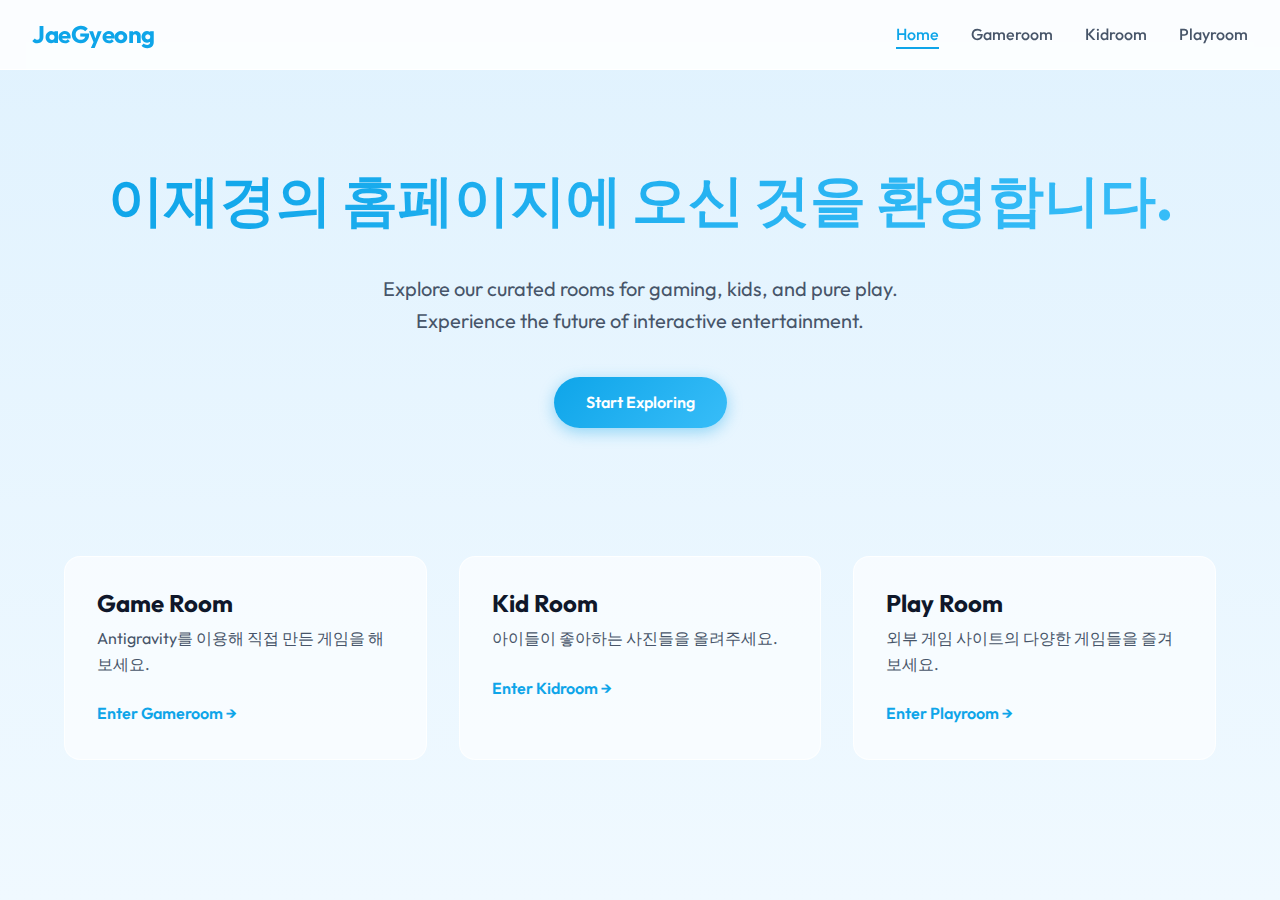
<file: index.html>
<!DOCTYPE html>
<html lang="ko">

<head>
    <meta charset="UTF-8">
    <meta name="viewport" content="width=device-width, initial-scale=1.0">
    <meta name="description" content="Welcome to JaeGyeong - A portal to Gameroom, Kidroom, and Playroom.">
    <title>JaeGyeong | Home</title>

    <!-- Fonts -->
    <link rel="preconnect" href="https://fonts.googleapis.com">
    <link rel="preconnect" href="https://fonts.gstatic.com" crossorigin>
    <link href="https://fonts.googleapis.com/css2?family=Outfit:wght@300;400;600;800&display=swap" rel="stylesheet">

    <!-- CSS -->
    <link rel="stylesheet" href="./css/style.css">
</head>

<body>

    <!-- Navigation -->
    <nav class="navbar">
        <div class="logo">JaeGyeong</div>
        <div class="menu-toggle">☰</div>
        <ul class="nav-links">
            <li><a href="./index.html" class="nav-link">Home</a></li>
            <li><a href="./pages/gameroom.html" class="nav-link">Gameroom</a></li>
            <li><a href="./pages/kidroom.html" class="nav-link">Kidroom</a></li>
            <li><a href="./pages/playroom.html" class="nav-link">Playroom</a></li>
        </ul>
    </nav>

    <main>
        <section class="hero">
            <h1>이재경의 홈페이지에 오신 것을 환영합니다.</h1>
            <p>Explore our curated rooms for gaming, kids, and pure play. Experience the future of interactive
                entertainment.</p>
            <a href="#explore" class="cta-button">Start Exploring</a>
        </section>



        <section id="explore" class="rooms-grid">
            <article class="room-card">
                <h3>Game Room</h3>
                <p>Antigravity를 이용해 직접 만든 게임을 해보세요.</p>
                <a href="./pages/gameroom.html" class="room-link">Enter Gameroom →</a>
            </article>

            <article class="room-card">
                <h3>Kid Room</h3>
                <p>아이들이 좋아하는 사진들을 올려주세요.</p>
                <a href="./pages/kidroom.html" class="room-link">Enter Kidroom →</a>
            </article>

            <article class="room-card">
                <h3>Play Room</h3>
                <p>외부 게임 사이트의 다양한 게임들을 즐겨보세요.</p>
                <a href="./pages/playroom.html" class="room-link">Enter Playroom →</a>
            </article>
        </section>
    </main>

    <script src="./js/main.js"></script>
</body>

</html>
</file>
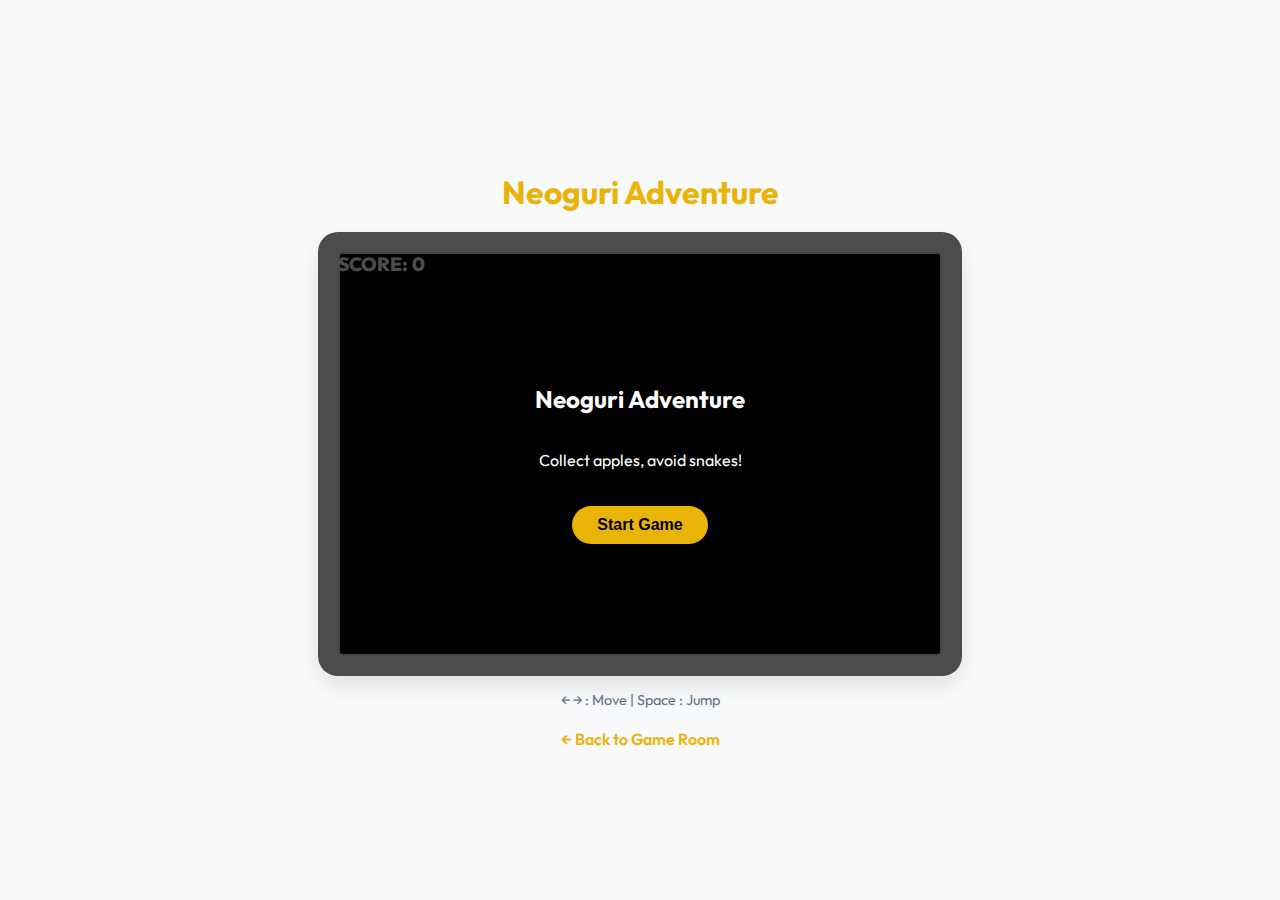
<file: games/neoguri/index.html>
<!DOCTYPE html>
<html lang="ko">

<head>
    <meta charset="UTF-8">
    <meta name="viewport" content="width=device-width, initial-scale=1.0">
    <title>Neoguri Adventure - JaeGyeong Games</title>
    <link href="https://fonts.googleapis.com/css2?family=Outfit:wght@300;400;600;800&display=swap" rel="stylesheet">
    <style>
        body {
            background-color: #f8fafc;
            color: #1e293b;
            font-family: 'Outfit', sans-serif;
            display: flex;
            flex-direction: column;
            align-items: center;
            justify-content: center;
            min-height: 100vh;
            margin: 0;
        }

        h1 {
            margin-bottom: 20px;
            color: #eab308;
            /* Yellow/Gold for Neoguri */
        }

        .game-container {
            position: relative;
            padding: 20px;
            background: white;
            border-radius: 20px;
            box-shadow: 0 10px 25px rgba(0, 0, 0, 0.1);
        }

        canvas {
            border: 2px solid #e2e8f0;
            border-radius: 4px;
            background-color: #000;
            /* Classic black background */
            display: block;
        }

        .score-display {
            position: absolute;
            top: 20px;
            left: 20px;
            color: white;
            font-weight: 800;
            font-size: 1.2rem;
            text-shadow: 2px 2px 0 #000;
        }

        .controls-info {
            margin-top: 15px;
            text-align: center;
            color: #64748b;
            font-size: 0.9rem;
        }

        .overlay {
            position: absolute;
            top: 0;
            left: 0;
            width: 100%;
            height: 100%;
            background: rgba(0, 0, 0, 0.7);
            border-radius: 20px;
            display: flex;
            flex-direction: column;
            align-items: center;
            justify-content: center;
            color: white;
            display: none;
        }

        .overlay.active {
            display: flex;
        }

        .btn {
            background: #eab308;
            color: black;
            border: none;
            padding: 10px 25px;
            border-radius: 99px;
            font-weight: 800;
            font-size: 1rem;
            cursor: pointer;
            transition: transform 0.2s;
            margin-top: 20px;
        }

        .btn:hover {
            transform: scale(1.05);
        }

        .home-link {
            margin-top: 20px;
            color: #eab308;
            text-decoration: none;
            font-weight: 600;
        }
    </style>
</head>

<body>
    <h1>Neoguri Adventure</h1>
    <div class="game-container">
        <canvas id="gameCanvas" width="600" height="400"></canvas>
        <div class="score-display">SCORE: <span id="score">0</span></div>

        <div id="startScreen" class="overlay active">
            <h2>Neoguri Adventure</h2>
            <p>Collect apples, avoid snakes!</p>
            <button class="btn" onclick="startGame()">Start Game</button>
        </div>

        <div id="gameOverScreen" class="overlay">
            <h2>Game Over</h2>
            <p>Score: <span id="finalScore">0</span></p>
            <button class="btn" onclick="startGame()">Try Again</button>
        </div>
    </div>

    <div class="controls-info">
        ← → : Move | Space : Jump
    </div>
    <a href="../../pages/gameroom.html" class="home-link">← Back to Game Room</a>

    <script src="script.js"></script>
</body>

</html>
</file>
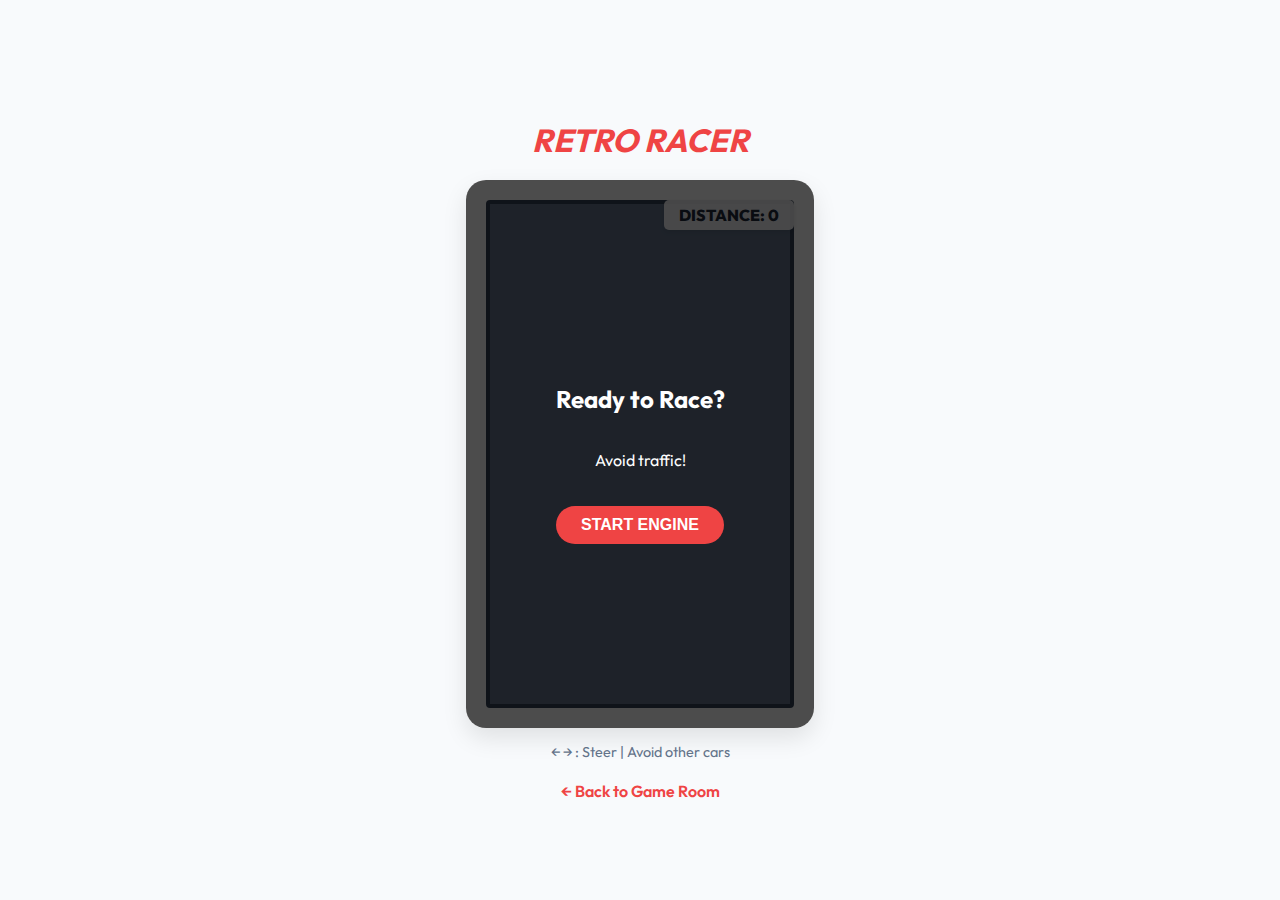
<file: games/racing/index.html>
<!DOCTYPE html>
<html lang="ko">

<head>
    <meta charset="UTF-8">
    <meta name="viewport" content="width=device-width, initial-scale=1.0">
    <title>Retro Racer - JaeGyeong Games</title>
    <link href="https://fonts.googleapis.com/css2?family=Outfit:wght@300;400;600;800&display=swap" rel="stylesheet">
    <style>
        body {
            background-color: #f8fafc;
            color: #1e293b;
            font-family: 'Outfit', sans-serif;
            display: flex;
            flex-direction: column;
            align-items: center;
            justify-content: center;
            min-height: 100vh;
            margin: 0;
        }

        h1 {
            margin-bottom: 20px;
            color: #ef4444;
            /* Racing Red */
            font-style: italic;
        }

        .game-container {
            position: relative;
            padding: 20px;
            background: white;
            border-radius: 20px;
            box-shadow: 0 10px 25px rgba(0, 0, 0, 0.1);
        }

        canvas {
            border: 4px solid #334155;
            border-radius: 4px;
            background-color: #64748b;
            /* Road color */
            display: block;
        }

        .score-display {
            position: absolute;
            top: 20px;
            right: 20px;
            background: rgba(255, 255, 255, 0.9);
            padding: 5px 15px;
            border-radius: 5px;
            font-weight: 800;
            color: #1e293b;
            box-shadow: 0 2px 5px rgba(0, 0, 0, 0.1);
        }

        .controls-info {
            margin-top: 15px;
            text-align: center;
            color: #64748b;
            font-size: 0.9rem;
        }

        .overlay {
            position: absolute;
            top: 0;
            left: 0;
            width: 100%;
            height: 100%;
            background: rgba(0, 0, 0, 0.7);
            border-radius: 20px;
            display: flex;
            flex-direction: column;
            align-items: center;
            justify-content: center;
            color: white;
            display: none;
        }

        .overlay.active {
            display: flex;
        }

        .btn {
            background: #ef4444;
            color: white;
            border: none;
            padding: 10px 25px;
            border-radius: 99px;
            font-weight: 800;
            font-size: 1rem;
            cursor: pointer;
            transition: transform 0.2s;
            margin-top: 20px;
            text-transform: uppercase;
        }

        .btn:hover {
            transform: scale(1.05);
            background: #dc2626;
        }

        .home-link {
            margin-top: 20px;
            color: #ef4444;
            text-decoration: none;
            font-weight: 600;
        }
    </style>
</head>

<body>
    <h1>RETRO RACER</h1>
    <div class="game-container">
        <canvas id="gameCanvas" width="300" height="500"></canvas>
        <div class="score-display">DISTANCE: <span id="score">0</span></div>

        <div id="startScreen" class="overlay active">
            <h2>Ready to Race?</h2>
            <p>Avoid traffic!</p>
            <button class="btn" onclick="startGame()">Start Engine</button>
        </div>

        <div id="gameOverScreen" class="overlay">
            <h2>CRASH!</h2>
            <p>Distance: <span id="finalScore">0</span>m</p>
            <button class="btn" onclick="startGame()">Race Again</button>
        </div>
    </div>

    <div class="controls-info">
        ← → : Steer | Avoid other cars
    </div>
    <a href="../../pages/gameroom.html" class="home-link">← Back to Game Room</a>

    <script src="script.js"></script>
</body>

</html>
</file>
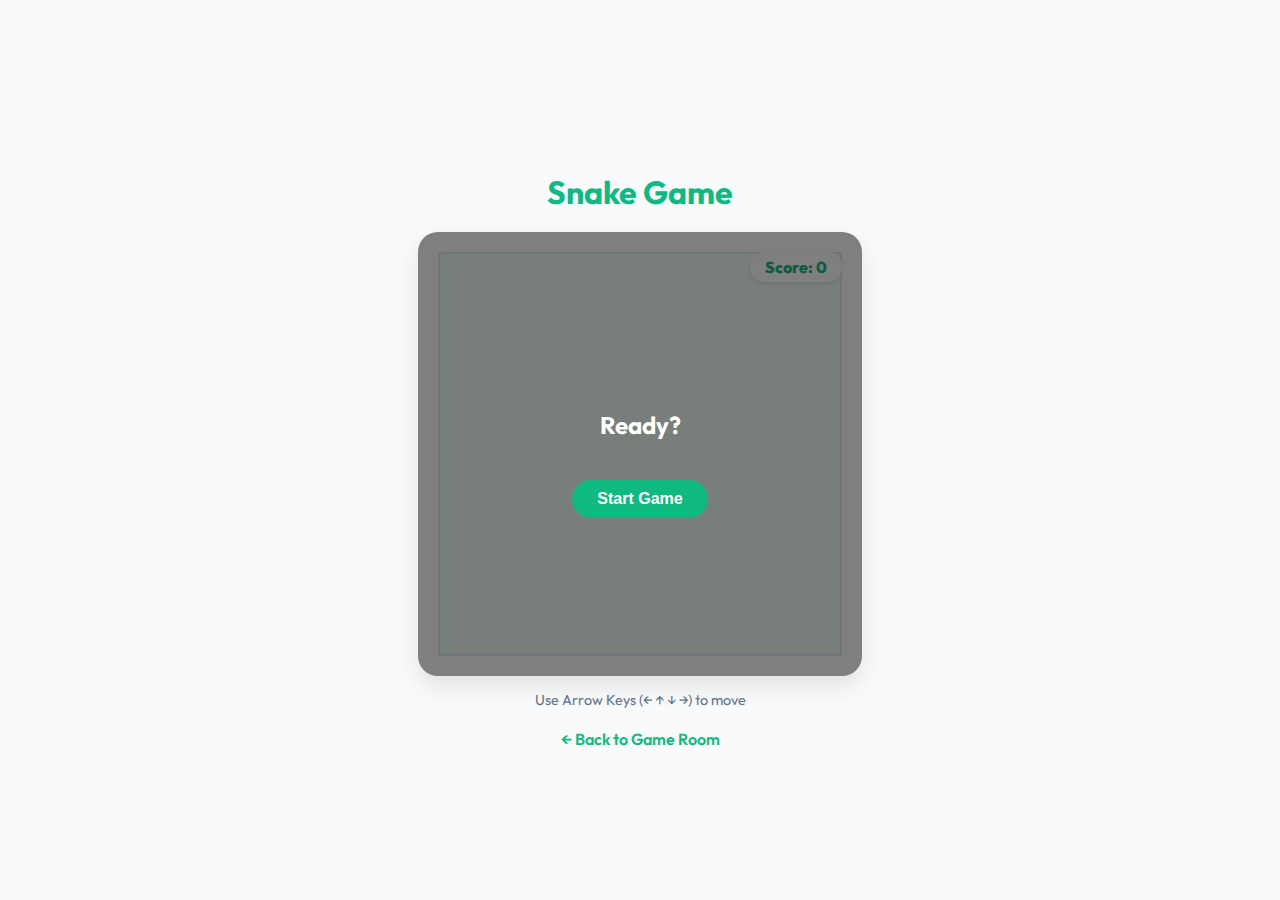
<file: games/snake/index.html>
<!DOCTYPE html>
<html lang="ko">

<head>
    <meta charset="UTF-8">
    <meta name="viewport" content="width=device-width, initial-scale=1.0">
    <title>Snake - JaeGyeong Games</title>
    <link href="https://fonts.googleapis.com/css2?family=Outfit:wght@300;400;600;800&display=swap" rel="stylesheet">
    <style>
        body {
            background-color: #f8fafc;
            color: #1e293b;
            font-family: 'Outfit', sans-serif;
            display: flex;
            flex-direction: column;
            align-items: center;
            justify-content: center;
            min-height: 100vh;
            margin: 0;
        }

        h1 {
            margin-bottom: 20px;
            color: #10b981;
        }

        .game-container {
            position: relative;
            padding: 20px;
            background: white;
            border-radius: 20px;
            box-shadow: 0 10px 25px rgba(0, 0, 0, 0.1);
        }

        canvas {
            border: 2px solid #e2e8f0;
            border-radius: 4px;
            background-color: #f0fdf4;
            display: block;
        }

        .score-display {
            position: absolute;
            top: 20px;
            right: 20px;
            background: rgba(255, 255, 255, 0.9);
            padding: 5px 15px;
            border-radius: 20px;
            font-weight: 800;
            color: #10b981;
            box-shadow: 0 2px 5px rgba(0, 0, 0, 0.1);
        }

        .controls-info {
            margin-top: 15px;
            text-align: center;
            color: #64748b;
            font-size: 0.9rem;
        }

        .btn {
            background: #10b981;
            color: white;
            border: none;
            padding: 10px 25px;
            border-radius: 99px;
            font-weight: 600;
            font-size: 1rem;
            cursor: pointer;
            transition: background 0.2s;
            margin-top: 20px;
        }

        .btn:hover {
            background: #059669;
        }

        .overlay {
            position: absolute;
            top: 0;
            left: 0;
            width: 100%;
            height: 100%;
            background: rgba(0, 0, 0, 0.5);
            border-radius: 20px;
            display: flex;
            flex-direction: column;
            align-items: center;
            justify-content: center;
            color: white;
            display: none;
        }

        .overlay.active {
            display: flex;
        }

        .home-link {
            margin-top: 20px;
            color: #10b981;
            text-decoration: none;
            font-weight: 600;
        }
    </style>
</head>

<body>
    <h1>Snake Game</h1>
    <div class="game-container">
        <canvas id="gameCanvas" width="400" height="400"></canvas>
        <div class="score-display">Score: <span id="score">0</span></div>

        <div id="startScreen" class="overlay active">
            <h2>Ready?</h2>
            <button class="btn" onclick="startGame()">Start Game</button>
        </div>

        <div id="gameOverScreen" class="overlay">
            <h2>Game Over</h2>
            <p>Score: <span id="finalScore">0</span></p>
            <button class="btn" onclick="startGame()">Play Again</button>
        </div>
    </div>

    <div class="controls-info">
        Use Arrow Keys (← ↑ ↓ →) to move
    </div>
    <a href="../../pages/gameroom.html" class="home-link">← Back to Game Room</a>

    <script src="script.js"></script>
</body>

</html>
</file>
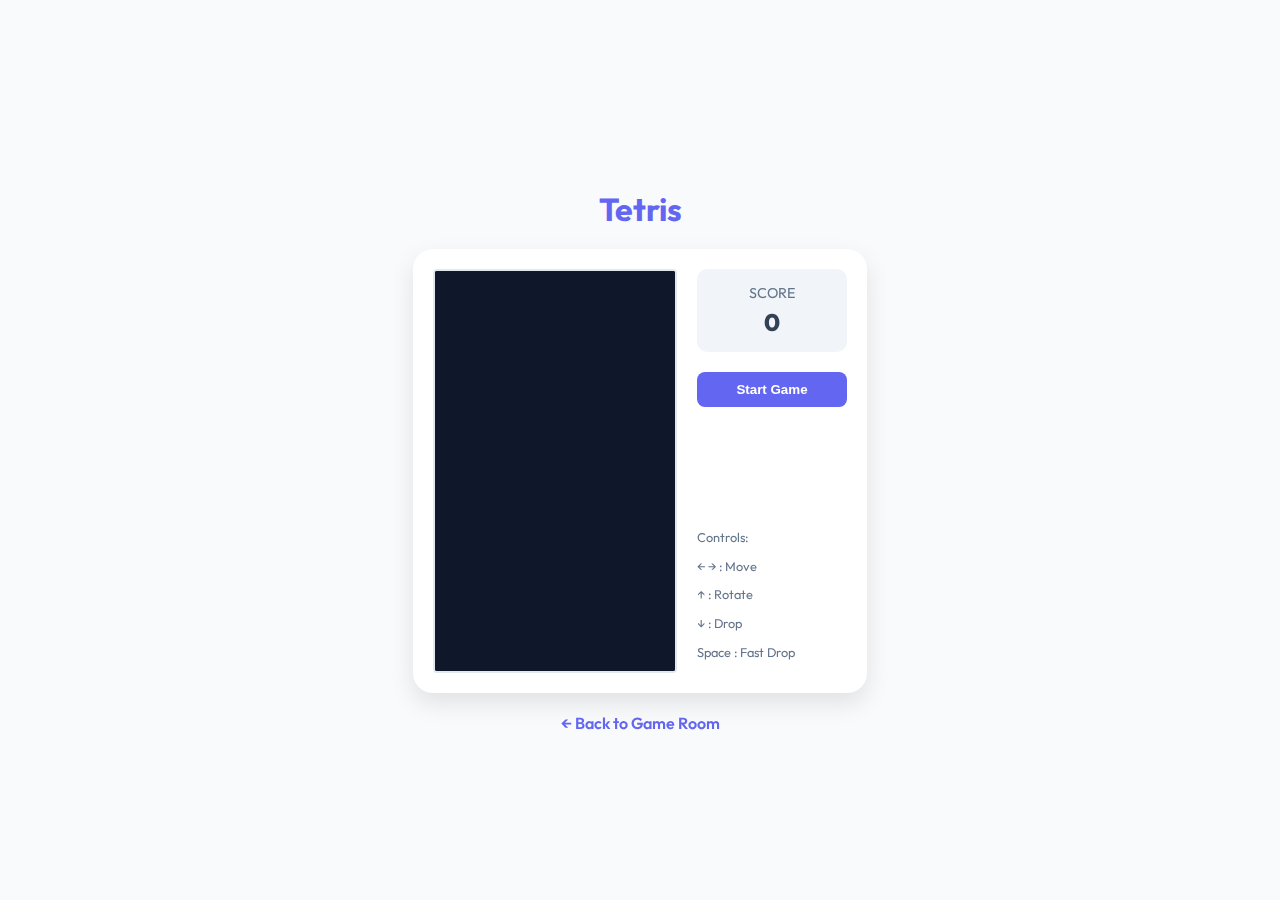
<file: games/tetris/index.html>
<!DOCTYPE html>
<html lang="ko">

<head>
    <meta charset="UTF-8">
    <meta name="viewport" content="width=device-width, initial-scale=1.0">
    <title>Tetris - JaeGyeong Games</title>
    <link href="https://fonts.googleapis.com/css2?family=Outfit:wght@300;400;600;800&display=swap" rel="stylesheet">
    <style>
        body {
            background-color: #f8fafc;
            color: #1e293b;
            font-family: 'Outfit', sans-serif;
            display: flex;
            flex-direction: column;
            align-items: center;
            justify-content: center;
            min-height: 100vh;
            margin: 0;
        }

        h1 {
            margin-bottom: 20px;
            color: #6366f1;
        }

        .game-container {
            display: flex;
            gap: 20px;
            padding: 20px;
            background: white;
            border-radius: 20px;
            box-shadow: 0 10px 25px rgba(0, 0, 0, 0.1);
        }

        canvas {
            border: 2px solid #e2e8f0;
            border-radius: 4px;
            background-color: #0f172a;
        }

        .info-panel {
            display: flex;
            flex-direction: column;
            gap: 20px;
            min-width: 150px;
        }

        .score-box {
            background: #f1f5f9;
            padding: 15px;
            border-radius: 10px;
            text-align: center;
        }

        .score-label {
            font-size: 0.9rem;
            color: #64748b;
            margin-bottom: 5px;
        }

        .score-value {
            font-size: 1.5rem;
            font-weight: 800;
            color: #334155;
        }

        .controls {
            margin-top: auto;
            font-size: 0.8rem;
            color: #64748b;
        }

        .btn {
            background: #6366f1;
            color: white;
            border: none;
            padding: 10px 20px;
            border-radius: 8px;
            font-weight: 600;
            cursor: pointer;
            transition: background 0.2s;
            width: 100%;
        }

        .btn:hover {
            background: #4f46e5;
        }

        .home-link {
            margin-top: 20px;
            color: #6366f1;
            text-decoration: none;
            font-weight: 600;
        }
    </style>
</head>

<body>
    <h1>Tetris</h1>
    <div class="game-container">
        <canvas id="tetris" width="240" height="400"></canvas>
        <div class="info-panel">
            <div class="score-box">
                <div class="score-label">SCORE</div>
                <div class="score-value" id="score">0</div>
            </div>
            <button id="start-btn" class="btn">Start Game</button>
            <div class="controls">
                <p>Controls:</p>
                <p>← → : Move</p>
                <p>↑ : Rotate</p>
                <p>↓ : Drop</p>
                <p>Space : Fast Drop</p>
            </div>
        </div>
    </div>
    <a href="../../pages/gameroom.html" class="home-link">← Back to Game Room</a>

    <script src="script.js"></script>
</body>

</html>
</file>
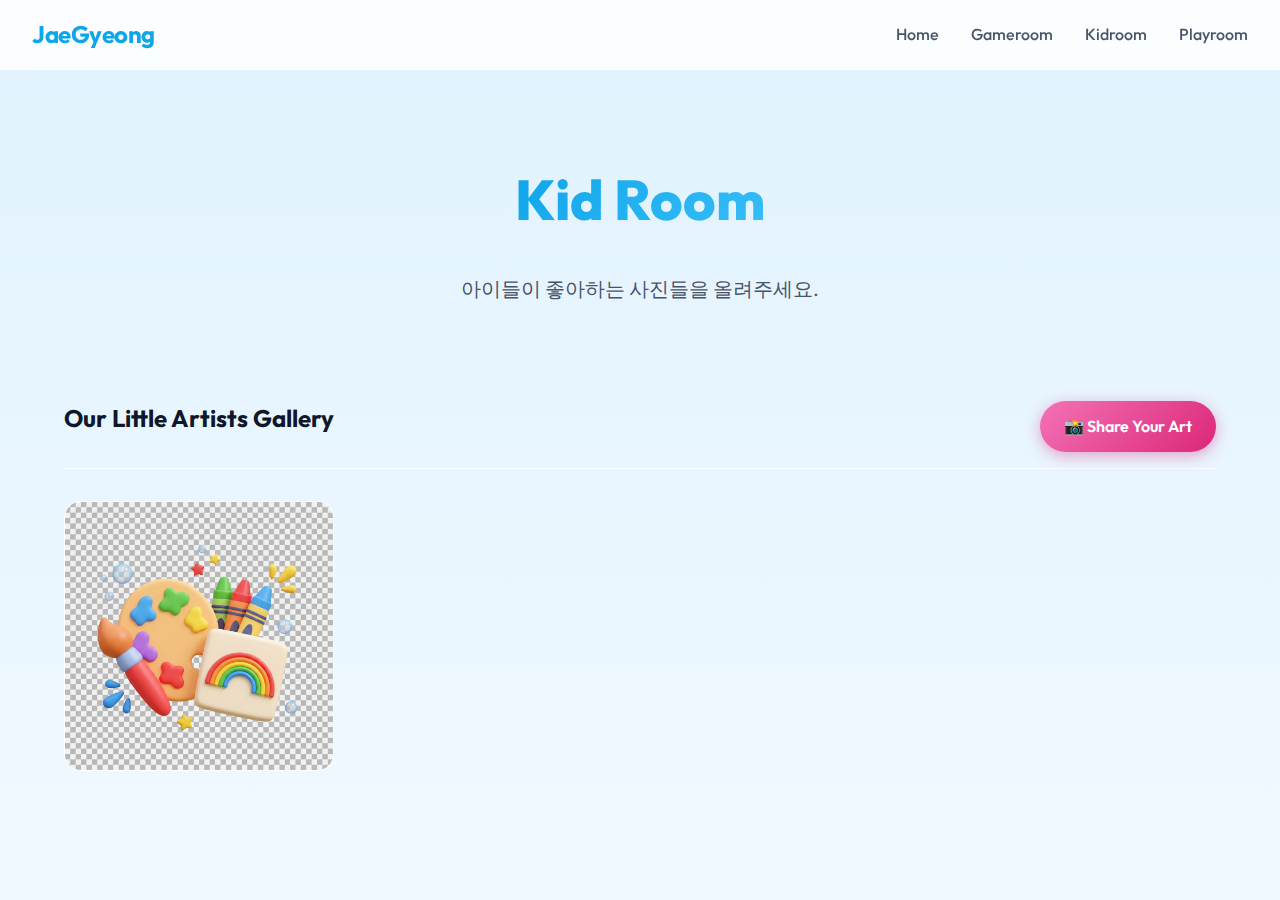
<file: pages/kidroom.html>
<!DOCTYPE html>
<html lang="ko">

<head>
    <meta charset="UTF-8">
    <meta name="viewport" content="width=device-width, initial-scale=1.0">
    <meta name="description" content="Kidroom - Fun and safe for kids.">
    <title>JaeGyeong | Kidroom</title>

    <!-- Fonts -->
    <link rel="preconnect" href="https://fonts.googleapis.com">
    <link rel="preconnect" href="https://fonts.gstatic.com" crossorigin>
    <link href="https://fonts.googleapis.com/css2?family=Outfit:wght@300;400;600;800&display=swap" rel="stylesheet">

    <!-- CSS -->
    <link rel="stylesheet" href="../css/style.css">
</head>

<body>

    <!-- Navigation -->
    <nav class="navbar">
        <div class="logo">JaeGyeong</div>
        <div class="menu-toggle">☰</div>
        <ul class="nav-links">
            <li><a href="../index.html" class="nav-link">Home</a></li>
            <li><a href="./gameroom.html" class="nav-link">Gameroom</a></li>
            <li><a href="./kidroom.html" class="nav-link">Kidroom</a></li>
            <li><a href="./playroom.html" class="nav-link">Playroom</a></li>
        </ul>
    </nav>

    <main>
        <section class="hero">
            <h1>Kid Room</h1>
            <p>아이들이 좋아하는 사진들을 올려주세요.</p>
        </section>

        <section class="photo-board-section">
            <div class="board-header">
                <h2>Our Little Artists Gallery</h2>
                <div class="upload-container">
                    <label for="photo-upload" class="upload-btn">
                        <span>📸 Share Your Art</span>
                    </label>
                    <input type="file" id="photo-upload" accept="image/*" multiple hidden>
                </div>
            </div>

            <div id="photo-grid" class="photo-grid">
                <!-- Javascript will populate this -->
                <div class="photo-item placeholder-item">
                    <img src="../assets/kids_art_icon.png" alt="Welcome to Kidroom">
                    <div class="photo-caption">Welcome to the Gallery!</div>
                </div>
            </div>
        </section>
    </main>

    <script src="../js/main.js"></script>
</body>

</html>
</file>
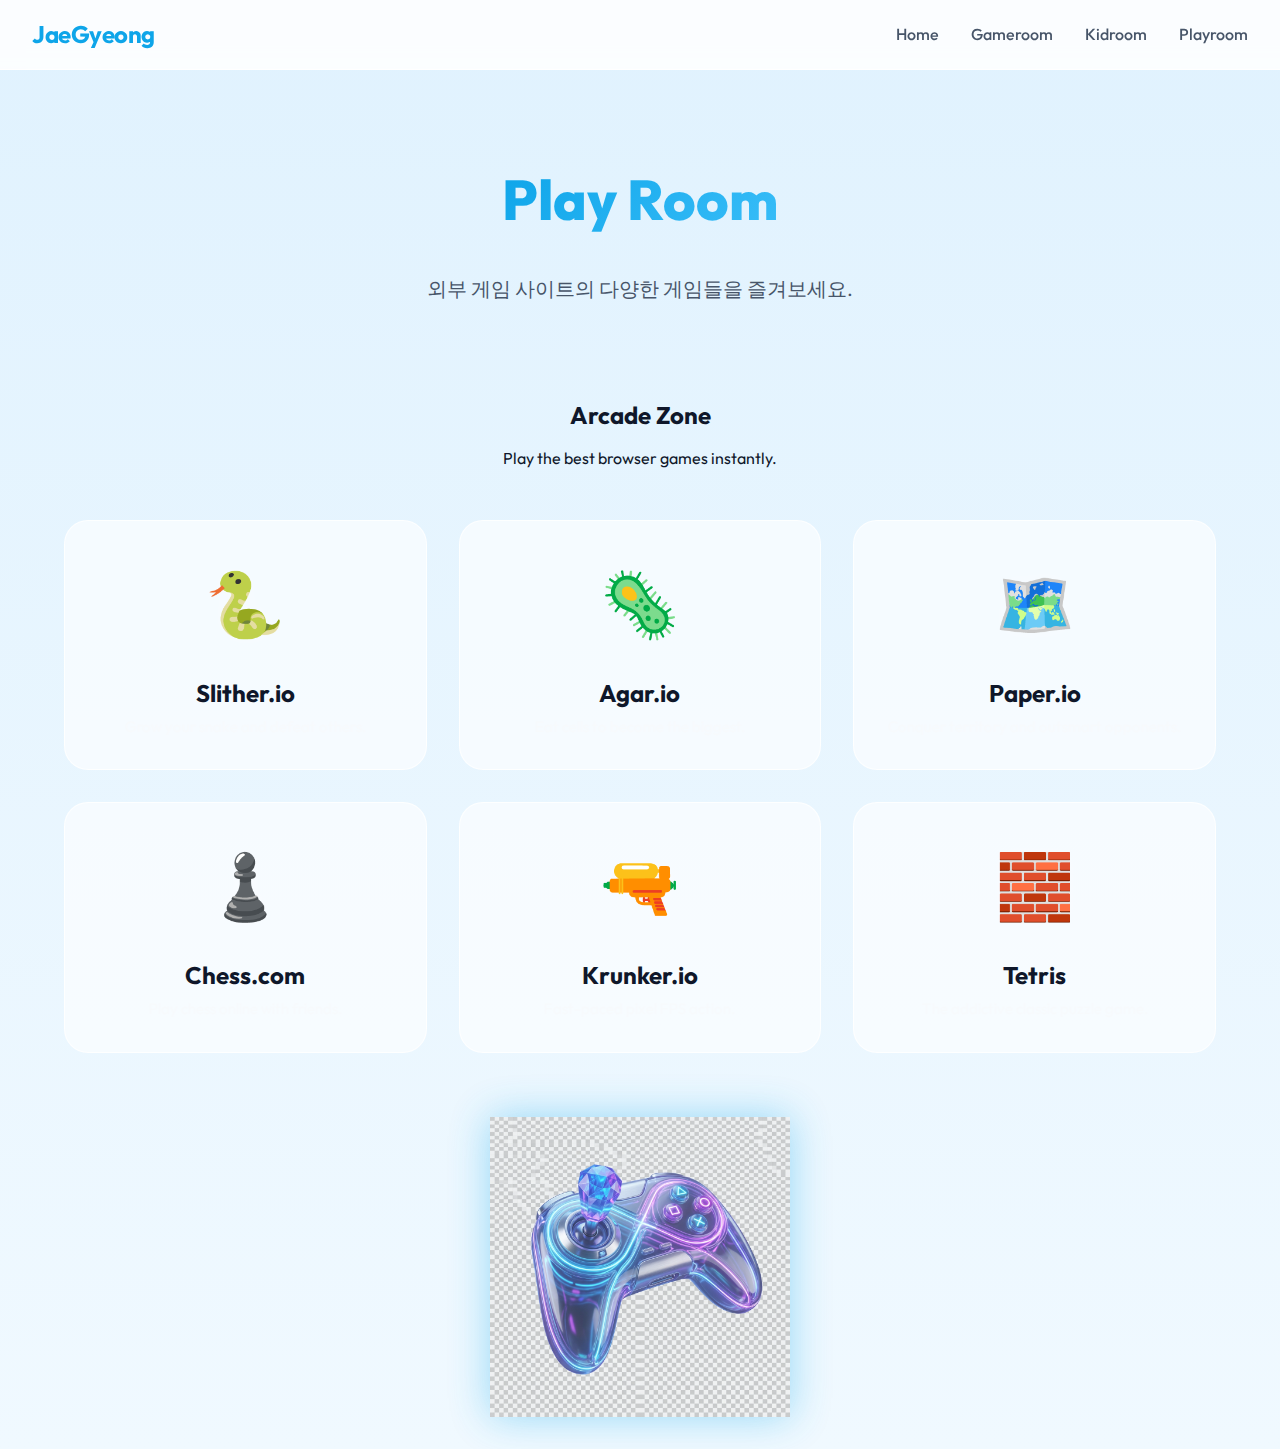
<file: pages/playroom.html>
<!DOCTYPE html>
<html lang="ko">

<head>
    <meta charset="UTF-8">
    <meta name="viewport" content="width=device-width, initial-scale=1.0">
    <meta name="description" content="Playroom - Just for fun.">
    <title>JaeGyeong | Playroom</title>

    <!-- Fonts -->
    <link rel="preconnect" href="https://fonts.googleapis.com">
    <link rel="preconnect" href="https://fonts.gstatic.com" crossorigin>
    <link href="https://fonts.googleapis.com/css2?family=Outfit:wght@300;400;600;800&display=swap" rel="stylesheet">

    <!-- CSS -->
    <link rel="stylesheet" href="../css/style.css">
</head>

<body>

    <!-- Navigation -->
    <nav class="navbar">
        <div class="logo">JaeGyeong</div>
        <div class="menu-toggle">☰</div>
        <ul class="nav-links">
            <li><a href="../index.html" class="nav-link">Home</a></li>
            <li><a href="./gameroom.html" class="nav-link">Gameroom</a></li>
            <li><a href="./kidroom.html" class="nav-link">Kidroom</a></li>
            <li><a href="./playroom.html" class="nav-link">Playroom</a></li>
        </ul>
    </nav>

    <main>
        <section class="hero">
            <h1>Play Room</h1>
            <p>외부 게임 사이트의 다양한 게임들을 즐겨보세요.</p>
        </section>

        <section class="game-portal-section">
            <div class="portal-header">
                <h2>Arcade Zone</h2>
                <p>Play the best browser games instantly.</p>
            </div>

            <div class="portal-grid">
                <!-- Slither.io -->
                <a href="http://slither.io/" target="_blank" class="portal-card">
                    <div class="portal-icon">🐍</div>
                    <div class="portal-info">
                        <h3>Slither.io</h3>
                        <p>Grow your snake and defeat others.</p>
                    </div>
                </a>

                <!-- Agar.io -->
                <a href="https://agar.io/" target="_blank" class="portal-card">
                    <div class="portal-icon">🦠</div>
                    <div class="portal-info">
                        <h3>Agar.io</h3>
                        <p>Eat cells to become the biggest.</p>
                    </div>
                </a>

                <!-- Paper.io -->
                <a href="https://paper-io.com/" target="_blank" class="portal-card">
                    <div class="portal-icon">🗺️</div>
                    <div class="portal-info">
                        <h3>Paper.io</h3>
                        <p>Conquer territory and outsmart opponents.</p>
                    </div>
                </a>

                <!-- Chess.com -->
                <a href="https://www.chess.com/" target="_blank" class="portal-card">
                    <div class="portal-icon">♟️</div>
                    <div class="portal-info">
                        <h3>Chess.com</h3>
                        <p>Play chess online with friends.</p>
                    </div>
                </a>

                <!-- Krunker.io -->
                <a href="https://krunker.io/" target="_blank" class="portal-card">
                    <div class="portal-icon">🔫</div>
                    <div class="portal-info">
                        <h3>Krunker.io</h3>
                        <p>Fast-paced pixel FPS action.</p>
                    </div>
                </a>

                <!-- Tetris -->
                <a href="https://tetris.com/play-tetris" target="_blank" class="portal-card">
                    <div class="portal-icon">🧱</div>
                    <div class="portal-info">
                        <h3>Tetris</h3>
                        <p>The addictive classic puzzle game.</p>
                    </div>
                </a>
            </div>

            <div class="portal-footer">
                <img src="../assets/game_portal_icon.png" alt="Game Portal" class="featured-portal-img">
            </div>
        </section>
    </main>

    <script src="../js/main.js"></script>
</body>

</html>
</file>
<file: css/style.css>
:root {
    --bg-color: #f0f9ff;
    /* Sky 50 */
    --text-color: #0f172a;
    /* Slate 900 */
    --primary-color: #0ea5e9;
    /* Sky 500 */
    --secondary-color: #38bdf8;
    /* Sky 400 */
    --accent-color: #7dd3fc;
    /* Sky 300 */
    --glass-bg: rgba(255, 255, 255, 0.6);
    --glass-border: rgba(255, 255, 255, 0.8);
    --nav-height: 70px;
    --font-main: 'Outfit', sans-serif;
}

* {
    margin: 0;
    padding: 0;
    box-sizing: border-box;
}

body {
    font-family: var(--font-main);
    background-color: var(--bg-color);
    color: var(--text-color);
    background-image:
        linear-gradient(180deg, #e0f2fe 0%, #f0f9ff 100%);
    min-height: 100vh;
    line-height: 1.6;
}

/* Typography */
h1,
h2,
h3 {
    line-height: 1.2;
    margin-bottom: 1rem;
    color: var(--text-color);
}

h1 {
    font-size: 3.5rem;
    font-weight: 800;
    background: linear-gradient(135deg, var(--primary-color), var(--secondary-color));
    background-clip: text;
    -webkit-background-clip: text;
    -webkit-text-fill-color: transparent;
}

a {
    text-decoration: none;
    color: inherit;
    transition: all 0.3s ease;
}

/* Navigation */
.navbar {
    position: fixed;
    top: 0;
    left: 0;
    width: 100%;
    height: var(--nav-height);
    padding: 0 2rem;
    background: rgba(255, 255, 255, 0.85);
    /* Slightly more opaque for light mode */
    backdrop-filter: blur(10px);
    -webkit-backdrop-filter: blur(10px);
    border-bottom: 1px solid var(--glass-border);
    display: flex;
    justify-content: space-between;
    align-items: center;
    z-index: 1000;
}

.logo {
    font-size: 1.5rem;
    font-weight: 700;
    letter-spacing: -0.5px;
    color: var(--primary-color);
}

.nav-links {
    display: flex;
    gap: 2rem;
    list-style: none;
}

.nav-link {
    font-weight: 500;
    color: #475569;
    /* Slate 600 */
    position: relative;
}

.nav-link:hover,
.nav-link.active {
    color: var(--primary-color);
}

.nav-link::after {
    content: '';
    position: absolute;
    bottom: -5px;
    left: 0;
    width: 0;
    height: 2px;
    background: var(--primary-color);
    transition: width 0.3s ease;
}

.nav-link:hover::after,
.nav-link.active::after {
    width: 100%;
}

/* Mobile Menu Toggle */
.menu-toggle {
    display: none;
    font-size: 1.5rem;
    cursor: pointer;
    color: var(--text-color);
}

/* Main Content */
main {
    padding-top: calc(var(--nav-height) + 2rem);
    padding-bottom: 2rem;
    min-height: 100vh;
    width: 100%;
    max-width: 1200px;
    margin: 0 auto;
    padding-left: 1.5rem;
    padding-right: 1.5rem;
}

/* Hero Section (for Landing) */
.hero {
    display: flex;
    flex-direction: column;
    align-items: center;
    text-align: center;
    padding: 4rem 0;
    gap: 1.5rem;
}

.hero p {
    font-size: 1.25rem;
    color: #475569;
    /* Slate 600 */
    max-width: 600px;
}

.cta-button {
    display: inline-block;
    padding: 0.8rem 2rem;
    background: linear-gradient(135deg, var(--primary-color), var(--secondary-color));
    color: white;
    border-radius: 9999px;
    font-weight: 600;
    margin-top: 1rem;
    box-shadow: 0 4px 15px rgba(14, 165, 233, 0.4);
}

.cta-button:hover {
    transform: translateY(-2px);
    box-shadow: 0 8px 25px rgba(14, 165, 233, 0.5);
}

/* Page Layout Grid */
.rooms-grid {
    display: grid;
    grid-template-columns: repeat(auto-fit, minmax(300px, 1fr));
    gap: 2rem;
    margin-top: 4rem;
}

.room-card {
    background: var(--glass-bg);
    border: 1px solid var(--glass-border);
    border-radius: 1rem;
    padding: 2rem;
    transition: transform 0.3s ease, border-color 0.3s ease;
    overflow: hidden;
    position: relative;
}

.room-card:hover {
    transform: translateY(-5px);
    border-color: var(--primary-color);
}

.room-card h3 {
    font-size: 1.5rem;
    margin-bottom: 0.5rem;
}

.room-card p {
    color: #475569;
    /* Slate 600 */
    margin-bottom: 1.5rem;
}

.room-link {
    color: var(--primary-color);
    font-weight: 600;
    display: inline-flex;
    align-items: center;
    gap: 0.5rem;
}

.room-link:hover {
    gap: 0.8rem;
    color: var(--secondary-color);
}

/* Responsive */
@media (max-width: 768px) {
    .nav-links {
        position: fixed;
        top: var(--nav-height);
        left: 0;
        width: 100%;
        background: rgba(255, 255, 255, 0.95);
        flex-direction: column;
        padding: 2rem;
        gap: 1.5rem;
        transform: translateY(-100%);
        opacity: 0;
        z-index: 999;
        pointer-events: none;
        transition: all 0.3s ease;
        border-bottom: 1px solid var(--glass-border);
    }

    .nav-links.active {
        transform: translateY(0);
        opacity: 1;
        pointer-events: all;
    }

    .menu-toggle {
        display: block;
    }
}

/* Featured Games Section */
.featured-games {
    margin-top: 4rem;
    padding-bottom: 2rem;
}

.games-grid {
    display: grid;
    grid-template-columns: repeat(auto-fit, minmax(400px, 1fr));
    gap: 2rem;
    margin-top: 2rem;
}

.game-card {
    background: var(--glass-bg);
    border: 1px solid var(--glass-border);
    border-radius: 1.5rem;
    overflow: hidden;
    transition: transform 0.3s ease, box-shadow 0.3s ease;
    display: flex;
    flex-direction: column;
    box-shadow: 0 4px 6px -1px rgba(0, 0, 0, 0.1), 0 2px 4px -1px rgba(0, 0, 0, 0.06);
}

.game-card:hover {
    transform: translateY(-8px);
    box-shadow: 0 20px 25px -5px rgba(0, 0, 0, 0.1), 0 10px 10px -5px rgba(0, 0, 0, 0.04);
    border-color: var(--primary-color);
}

.game-image {
    width: 100%;
    height: 250px;
    background-size: cover;
    background-position: center;
    background-repeat: no-repeat;
    /* Fallback color if image fails */
    background-color: #e2e8f0;
}

.game-content {
    padding: 2rem;
    flex: 1;
    display: flex;
    flex-direction: column;
    justify-content: space-between;
}

.game-content h3 {
    font-size: 1.75rem;
    margin-bottom: 0.5rem;
    color: var(--text-color);
}

.game-content p {
    color: #475569;
    /* Slate 600 */
    margin-bottom: 1.5rem;
    line-height: 1.6;
}

.play-button {
    display: block;
    width: 100%;
    padding: 1rem;
    text-align: center;
    background: var(--glass-border);
    border-radius: 0.75rem;
    font-weight: 600;
    font-size: 1.1rem;
    letter-spacing: 0.5px;
    transition: all 0.3s ease;
    border: 1px solid transparent;
}

.play-button:hover {
    background: var(--primary-color);
    color: #fff;
    border-color: var(--primary-color);
    transform: scale(1.02);
}


/* --------------------------
   Kidroom Photo Board
   -------------------------- */
.photo-board-section {
    padding-top: 2rem;
}

.board-header {
    display: flex;
    justify-content: space-between;
    align-items: center;
    flex-wrap: wrap;
    gap: 1rem;
    margin-bottom: 2rem;
    padding-bottom: 1rem;
    border-bottom: 1px solid var(--glass-border);
}

.upload-btn {
    display: inline-flex;
    align-items: center;
    padding: 0.8rem 1.5rem;
    background: linear-gradient(135deg, #f472b6, #db2777);
    color: white;
    border-radius: 9999px;
    font-weight: 600;
    cursor: pointer;
    transition: all 0.3s ease;
    box-shadow: 0 4px 15px rgba(219, 39, 119, 0.4);
}

.upload-btn:hover {
    transform: translateY(-2px);
    box-shadow: 0 8px 25px rgba(219, 39, 119, 0.5);
    background: linear-gradient(135deg, #f68cc4, #e11d48);
}

.photo-grid {
    display: grid;
    grid-template-columns: repeat(auto-fill, minmax(250px, 1fr));
    gap: 1.5rem;
}

.photo-item {
    background: var(--glass-bg);
    border: 1px solid var(--glass-border);
    border-radius: 1rem;
    overflow: hidden;
    position: relative;
    aspect-ratio: 1 / 1;
    transition: transform 0.3s ease;
}

.photo-item:hover {
    transform: scale(1.03);
    z-index: 10;
    box-shadow: 0 10px 30px rgba(0, 0, 0, 0.5);
}

.photo-item img {
    width: 100%;
    height: 100%;
    object-fit: cover;
    display: block;
}

.photo-caption {
    position: absolute;
    bottom: 0;
    left: 0;
    width: 100%;
    background: rgba(15, 23, 42, 0.8);
    color: white;
    padding: 0.5rem 1rem;
    font-size: 0.9rem;
    transform: translateY(100%);
    transition: transform 0.3s ease;
}

.photo-item:hover .photo-caption {
    transform: translateY(0);
}

/* --------------------------
   Playroom Game Portal
   -------------------------- */
.game-portal-section {
    padding-top: 2rem;
}

.portal-header {
    text-align: center;
    margin-bottom: 3rem;
}

.portal-grid {
    display: grid;
    grid-template-columns: repeat(auto-fill, minmax(280px, 1fr));
    gap: 2rem;
    margin-bottom: 4rem;
}

.portal-card {
    background: var(--glass-bg);
    border: 1px solid var(--glass-border);
    border-radius: 1.5rem;
    padding: 2rem;
    display: flex;
    flex-direction: column;
    align-items: center;
    text-align: center;
    transition: all 0.3s ease;
    text-decoration: none;
    position: relative;
    overflow: hidden;
}

.portal-card:hover {
    transform: translateY(-8px);
    border-color: var(--accent-color);
    background: rgba(56, 189, 248, 0.1);
    box-shadow: 0 0 20px rgba(56, 189, 248, 0.3);
}

.portal-icon {
    font-size: 4rem;
    margin-bottom: 1.5rem;
    filter: drop-shadow(0 0 10px rgba(255, 255, 255, 0.3));
    transition: transform 0.3s ease;
}

.portal-card:hover .portal-icon {
    transform: scale(1.2) rotate(10deg);
}

.portal-info h3 {
    font-size: 1.5rem;
    color: var(--text-color);
    margin-bottom: 0.5rem;
}

.portal-info p {
    font-size: 0.95rem;
    color: rgba(248, 250, 252, 0.7);
    line-height: 1.4;
}

.portal-footer {
    display: flex;
    justify-content: center;
    margin-top: 3rem;
}

.featured-portal-img {
    max-width: 300px;
    width: 100%;
    opacity: 0.8;
    filter: drop-shadow(0 0 20px rgba(14, 165, 233, 0.5));
    animation: float 6s ease-in-out infinite;
}

@keyframes float {

    0%,
    100% {
        transform: translateY(0);
    }

    50% {
        transform: translateY(-20px);
    }
}

@media (max-width: 600px) {
    .board-header {
        flex-direction: column;
        align-items: flex-start;
    }

    .upload-btn {
        width: 100%;
        justify-content: center;
    }
}
</file>
